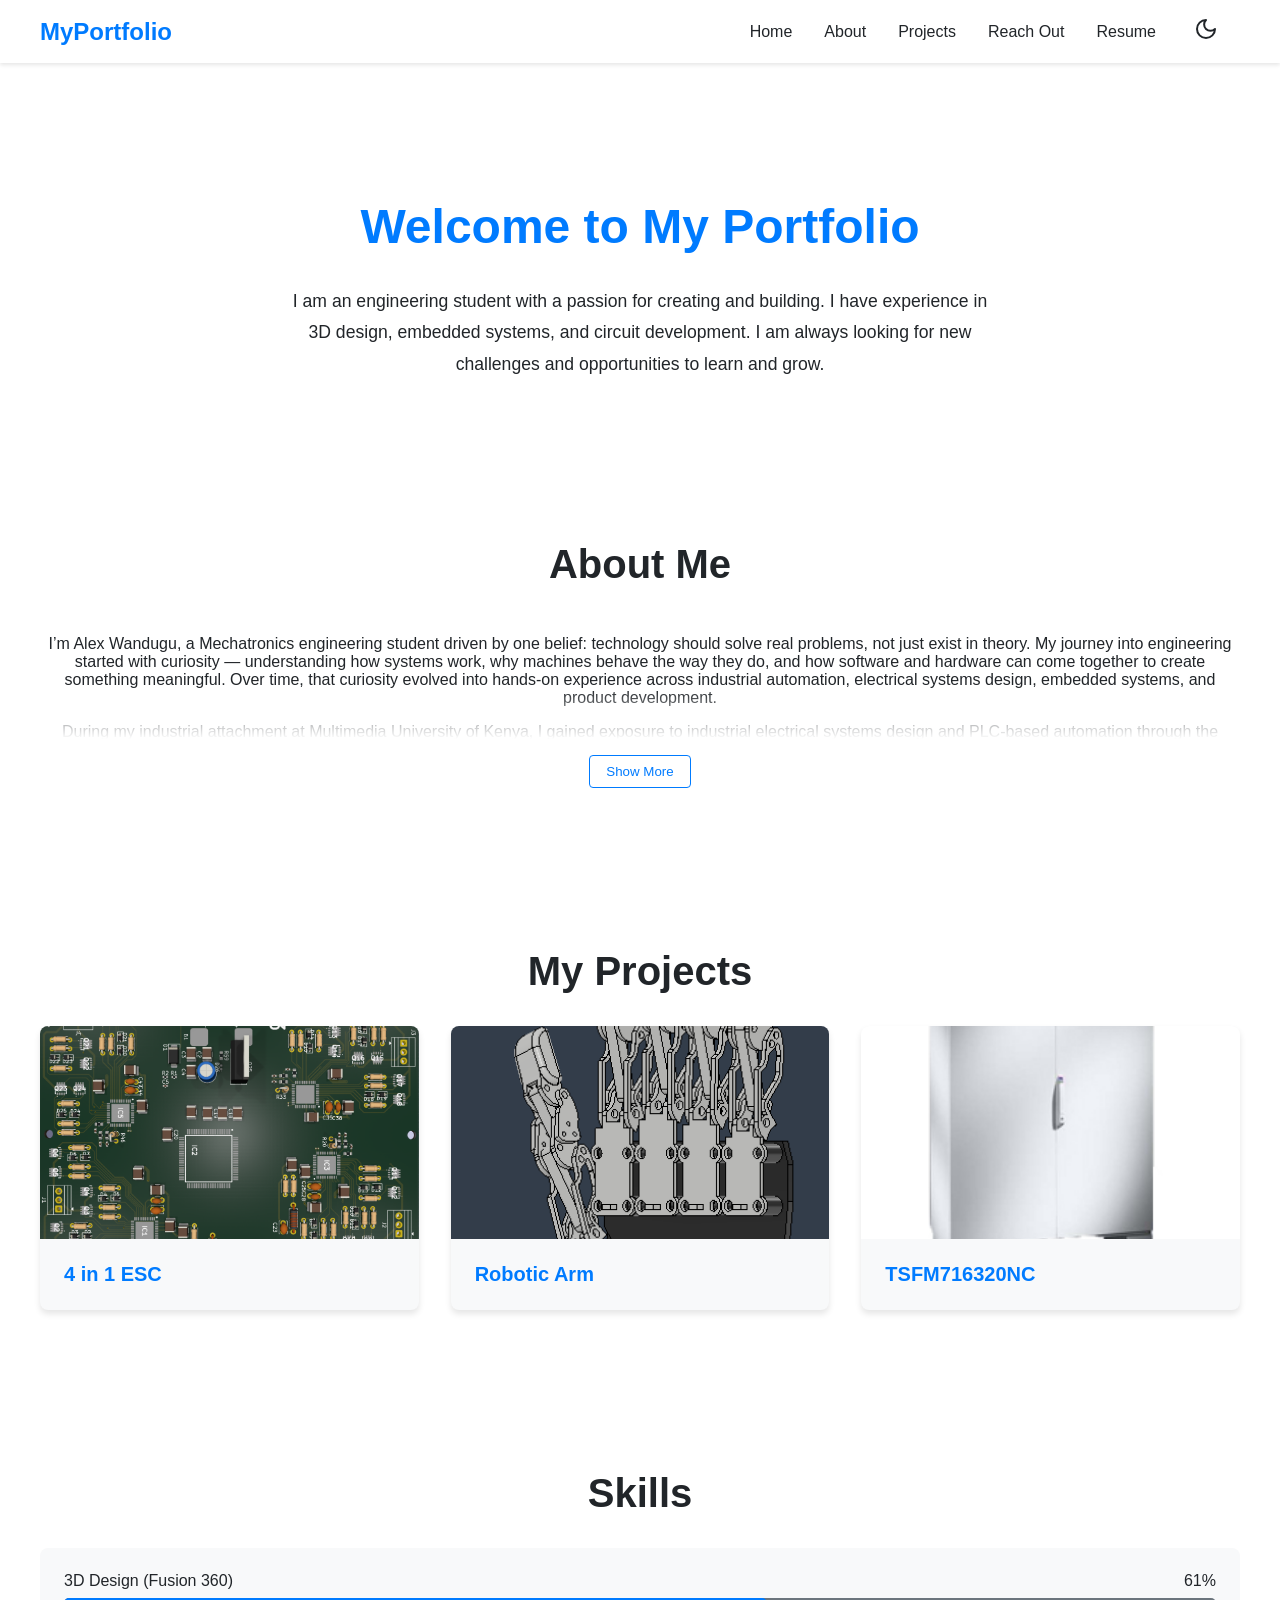
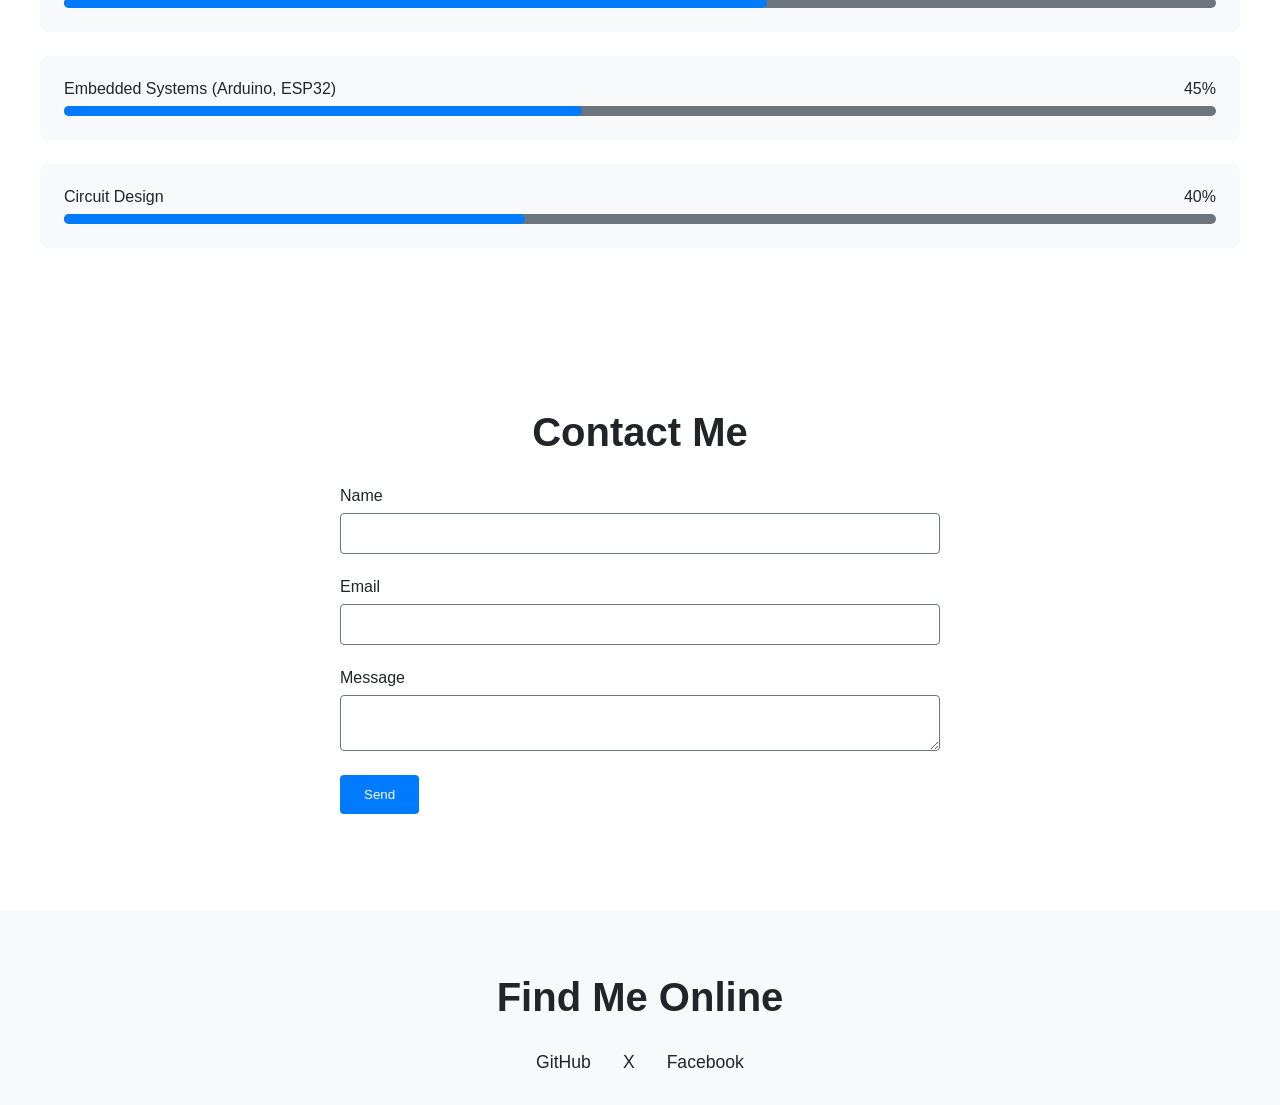
<file: index.html>
<!doctype html>
<html lang="">
  <head>
    <meta charset="UTF-8" />
    <meta name="viewport" content="width=device-width, initial-scale=1.0" />
    <meta
      name="description"
      content="Welcome to Alex Wandugu's personal website hosted on GitHub Pages. Learn more about my projects, skills, and portfolio."
    />
    <meta
      name="keywords"
      content="Alex Wandugu, GitHub Pages, Portfolio, Personal Website, Projects"
    />
    <meta name="author" content="Alex Wandugu" />
    <meta property="og:title" content="Alex Wandugu - Personal Website" />
    <meta
      property="og:description"
      content="Explore Alex Wandugu's personal website showcasing projects and expertise."
    />
    <meta property="og:url" content="https://alexwandugu.github.io" />
    <meta property="og:type" content="website" />

    <link rel="icon" type="image/png" href="/favicon-96x96.png" sizes="96x96" />
    <link rel="icon" type="image/svg+xml" href="/favicon.svg" />
    <link rel="shortcut icon" href="/favicon.ico" />
    <link rel="apple-touch-icon" sizes="180x180" href="/apple-touch-icon.png" />
    <link rel="manifest" href="/site.webmanifest" />

    <title>Alex Wandugu - Portfolio</title>
    <style>
      html {
        padding: 0;
        margin: 0;
      }

      body {
        margin: 0;
        padding: 0;
      }
    </style>
    <script type="module" crossorigin src="/assets/index-d1LwwoeH.js"></script>
    <link rel="stylesheet" crossorigin href="/assets/index-BIza8aXW.css">
  </head>
  <body>
    <div id="app"></div>
  </body>
</html>
</file>
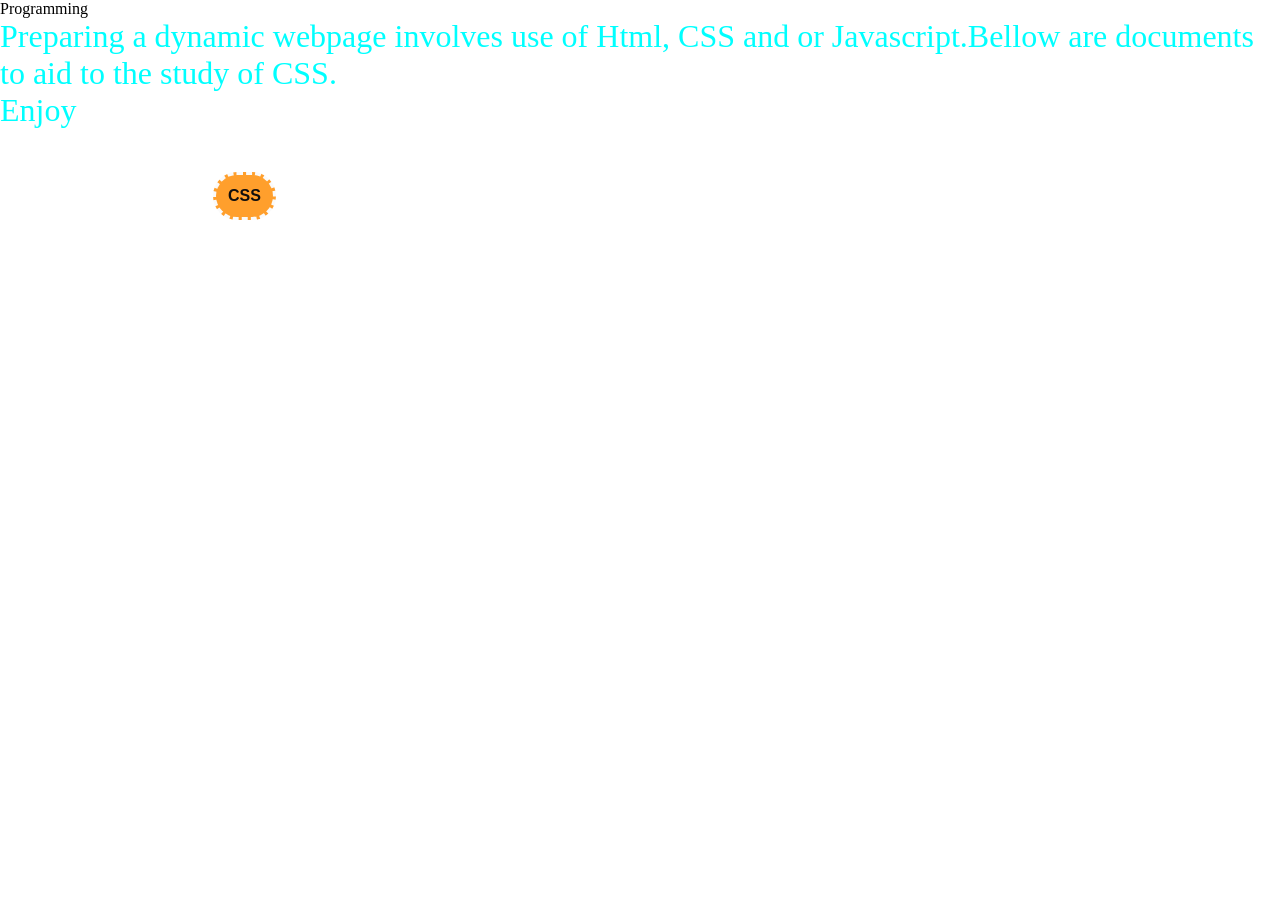
<file: Booklet/index.html>
<!DOCTYPE html>
<html lang="en">
  <head>
    <meta charset="UTF-8" />
    <meta http-equiv="X-UA-Compatible" content="IE=edge" />
    <meta name="viewport" content="width=device-width, initial-scale=1.0" />
    <title>Booklet</title>
    <link rel="stylesheet" href="styles.css" />
    <link rel="pdf" href="https://alexpxcell.github.io/documents/css.pdf" />
  </head>
  <body>
    <header>Programming</header>
    <p class="intro">
      Preparing a dynamic webpage involves use of Html, CSS and or
      Javascript.Bellow are documents to aid to the study of CSS. <br />Enjoy
    </p>
    <p class="btn">
      <a href="https://alexpxcell.github.io/documents/css.pdf">CSS</a>
    </p>
    <!-- src="https://alexpxcell.github.io/documents/css.pdf" height="500vh" -->
  </body>
</html>
</file>
<file: assets/index-BIza8aXW.css>
.esc-details-container[data-v-d2d48dbd]{color:var(--text-color)}.project-header[data-v-d2d48dbd]{background:linear-gradient(135deg,#1e2937,#334155);border-radius:16px;padding:2rem;text-align:center;margin-bottom:2rem}.title[data-v-d2d48dbd]{font-size:2.25rem;font-weight:700;color:#fff;margin-bottom:.75rem}.subtitle[data-v-d2d48dbd]{color:#90b8f3;font-size:1.125rem}.header-specs[data-v-d2d48dbd]{display:flex;justify-content:center;gap:1.5rem;margin-top:1.5rem;font-size:.875rem;color:#e2e8f0}.spec-item[data-v-d2d48dbd]{display:flex;align-items:center;gap:.5rem}.spec-item .icon[data-v-d2d48dbd]{color:#facc15}.spec-item:last-child .icon[data-v-d2d48dbd]{color:#34d399}.spec-item .calendar-icon[data-v-d2d48dbd]{color:#9ca3af}.prose-content[data-v-d2d48dbd]{max-width:100%}.intro-paragraph[data-v-d2d48dbd]{font-size:1.125rem;line-height:1.7;color:var(--secondary-color);margin-bottom:3rem}.section-title[data-v-d2d48dbd]{font-size:1.5rem;font-weight:600;color:var(--text-color);margin-top:3rem;margin-bottom:1.5rem;position:relative;padding-bottom:.5rem}.section-title[data-v-d2d48dbd]:after{content:"";position:absolute;width:50px;height:3px;background:var(--primary-color);bottom:0;left:0}.highlight[data-v-d2d48dbd]{color:var(--primary-color)}.specs-grid[data-v-d2d48dbd]{display:grid;grid-template-columns:repeat(auto-fit,minmax(200px,1fr));gap:1.5rem;background-color:var(--light-gray);border:1px solid #374151;border-radius:12px;padding:1.75rem;margin:2rem 0}.grid-title[data-v-d2d48dbd]{font-size:.75rem;text-transform:uppercase;letter-spacing:.05em;color:var(--secondary-color);margin-bottom:.25rem}.grid-content[data-v-d2d48dbd]{font-weight:500;color:var(--text-color)}.code-text[data-v-d2d48dbd]{font-family:Courier New,Courier,monospace;color:#facc15;background-color:#1f2937;padding:2px 6px;border-radius:4px}.challenges-list[data-v-d2d48dbd]{list-style:none;padding:0;margin-top:2rem}.challenges-list li[data-v-d2d48dbd]{display:flex;gap:1rem;align-items:flex-start;margin-bottom:1rem}.challenges-list span[data-v-d2d48dbd]{color:var(--primary-color);font-weight:700;font-size:1.25rem;line-height:1.4}.leading-relaxed[data-v-d2d48dbd]{line-height:1.8}.github-card[data-v-d2d48dbd]{margin-top:2.5rem;padding:1.5rem;background-color:#1e2937;border:1px solid #4a5568;border-radius:16px;display:flex;align-items:center;justify-content:space-between;flex-wrap:wrap;gap:1rem}.github-title[data-v-d2d48dbd]{color:#34d399;font-weight:500}.github-subtitle[data-v-d2d48dbd]{font-size:.875rem;color:var(--secondary-color)}.github-button[data-v-d2d48dbd]{display:inline-flex;align-items:center;gap:.75rem;background-color:#fff;color:#111827;padding:.75rem 1.5rem;border-radius:12px;font-weight:600;text-decoration:none;transition:background-color .3s ease}.github-button[data-v-d2d48dbd]:hover{background-color:#90b8f3}.footer-note[data-v-d2d48dbd]{text-align:center;font-size:.75rem;color:var(--secondary-color);margin-top:4rem}:root{--primary-color: #007bff;--secondary-color: #6c757d;--background-color: #ffffff;--text-color: #212529;--light-gray: #f8f9fa;--dark-gray: #343a40;--font-family: "Poppins", sans-serif}.dark{--primary-color: #4dabf7;--secondary-color: #adb5bd;--background-color: #121212;--text-color: #f8f9fa;--light-gray: #1e1e1e;--dark-gray: #f8f9fa}body{font-family:var(--font-family);background-color:var(--background-color);color:var(--text-color);transition:background-color .3s ease,color .3s ease;margin:0;padding:0}#app{max-width:100%;overflow-x:hidden}nav{background-color:var(--background-color);box-shadow:0 2px 4px #0000001a;position:sticky;top:0;z-index:1000;padding:1rem 2rem}.nav-container{display:flex;justify-content:space-between;align-items:center;max-width:1200px;margin:0 auto}.brand a{font-size:1.5rem;font-weight:700;color:var(--primary-color);text-decoration:none}.nav-links{display:flex;align-items:center;list-style:none;margin:0;padding:0}.nav-links li{margin:0 1rem}.nav-links a{color:var(--text-color);text-decoration:none;font-weight:500;transition:color .3s ease}.nav-links a:hover{color:var(--primary-color)}.theme-toggle{background:none;border:none;color:var(--text-color);cursor:pointer;font-size:1.2rem}.hamburger{display:none;flex-direction:column;justify-content:space-around;width:2rem;height:2rem;background:transparent;border:none;cursor:pointer;padding:0;z-index:10}.hamburger span{width:2rem;height:.25rem;background:var(--text-color);border-radius:10px;transition:all .3s linear;position:relative;transform-origin:1px}main{padding:2rem;max-width:1200px;margin:0 auto}section{padding:4rem 0}h1,h2{text-align:center;margin-bottom:2rem;font-weight:700}h1{font-size:3rem;color:var(--primary-color)}h2{font-size:2.5rem}.hero{text-align:center}.hero p{font-size:1.1rem;max-width:700px;margin:0 auto;line-height:1.8}.about{text-align:center}.about-content{max-height:120px;overflow:hidden;position:relative;transition:max-height .5s ease-in-out}.about-content:after{content:"";position:absolute;bottom:0;left:0;right:0;height:50px;background:linear-gradient(to bottom,transparent,var(--background-color))}.about-content.expanded{max-height:1000px}.about-content.expanded:after{display:none}.read-more{background-color:transparent;border:1px solid var(--primary-color);color:var(--primary-color);padding:8px 16px;border-radius:4px;cursor:pointer;margin-top:1rem}.read-more:hover{background-color:var(--primary-color);color:#fff}.projects-grid{display:grid;grid-template-columns:repeat(auto-fill,minmax(300px,1fr));gap:2rem}.project-item{background-color:var(--light-gray);border-radius:8px;overflow:hidden;box-shadow:0 4px 6px #0000001a;cursor:pointer;transition:transform .3s ease,box-shadow .3s ease}.project-item:hover{transform:translateY(-5px);box-shadow:0 8px 12px #00000026}.project-image-container{width:100%;padding-top:56.25%;position:relative}.project-image{position:absolute;top:0;left:0;width:100%;height:100%;object-fit:cover}.project-info{padding:1.5rem}.project-info h3{margin:0;font-size:1.25rem;color:var(--primary-color)}.modal-overlay{position:fixed;top:0;left:0;right:0;bottom:0;background:#000000b3;display:flex;align-items:center;justify-content:center;z-index:1001}.modal{background:var(--background-color);border-radius:8px;max-width:90vw;max-height:90vh;width:800px;display:flex;flex-direction:column}.modal-header{display:flex;justify-content:space-between;align-items:center;padding:1rem 1.5rem;border-bottom:1px solid var(--light-gray)}.modal-header h3{margin:0;font-size:1.5rem}.close-button{background:none;border:none;font-size:2rem;cursor:pointer;color:var(--text-color)}.modal-body{padding:1.5rem;overflow-y:auto}.iframe-container{position:relative;width:100%;padding-top:75%}.iframe-container iframe{position:absolute;top:0;left:0;width:100%;height:100%}.project-details{text-align:left;margin-bottom:1rem}.modal-image{max-width:100%;height:auto;border-radius:8px;margin-bottom:1rem}.skills-grid{display:grid;grid-template-columns:1fr;gap:1.5rem}.skill-item{background-color:var(--light-gray);padding:1.5rem;border-radius:8px}.skill-label{display:flex;justify-content:space-between;margin-bottom:.5rem;font-weight:500}.skill-bar{height:10px;background-color:var(--secondary-color);border-radius:5px}.skill-bar-value{height:100%;background-color:var(--primary-color);border-radius:5px}.contact form{display:flex;flex-direction:column;gap:1.5rem;max-width:600px;margin:0 auto}.form-group{display:flex;flex-direction:column}.form-group label{margin-bottom:.5rem;font-weight:500}.form-group input,.form-group textarea{padding:.75rem;border:1px solid var(--secondary-color);border-radius:4px;background-color:var(--background-color);color:var(--text-color);font-family:var(--font-family)}.submit-button{padding:.75rem 1.5rem;background-color:var(--primary-color);color:#fff;border:none;border-radius:4px;cursor:pointer;font-weight:500;transition:background-color .3s ease;align-self:flex-start}.submit-button:hover{opacity:.9}footer{background-color:var(--light-gray);padding:2rem;text-align:center}.social-links a{margin:0 1rem;color:var(--text-color);text-decoration:none;font-size:1.1rem;transition:color .3s ease}.social-links a:hover{color:var(--primary-color)}.success-popup{position:fixed;top:50%;left:50%;transform:translate(-50%,-50%);background-color:#4caf50;color:#fff;padding:20px;border-radius:5px;text-align:center;z-index:1000}@media (max-width: 768px){nav{padding:1rem}.nav-links{position:fixed;top:0;right:-100%;width:250px;height:100vh;flex-direction:column;align-items:flex-start;padding:4rem 2rem;background-color:var(--background-color);box-shadow:-2px 0 5px #0000001a;transition:right .3s ease-in-out}.nav-links.open{right:0}.nav-links li{margin:1rem 0}.hamburger{display:flex}h1{font-size:2.5rem}h2{font-size:2rem}}
</file>
<file: Booklet/styles.css>
* {
  padding: 0;
  margin: 0;
}

.intro {
  padding: 0;
  margin: 0;
  color: aqua;
  font-size: xx-large;
  font-family: cursive;
}

a {
  text-decoration: none;
  align-self: center;
  float: left;
  transform: translate(200px, 30px);
  position: absolute;
  border: 3px dashed rgb(250, 250, 250);
  border-radius: 300px;
  margin: 13px;
  padding: 12px;
  color: rgb(15, 14, 14);
  background-color: rgba(255, 140, 0, 0.829);
  font-family: Verdana, Geneva, Tahoma, sans-serif;
  font-weight: bold;
  text-transform: uppercase;
}
</file>
